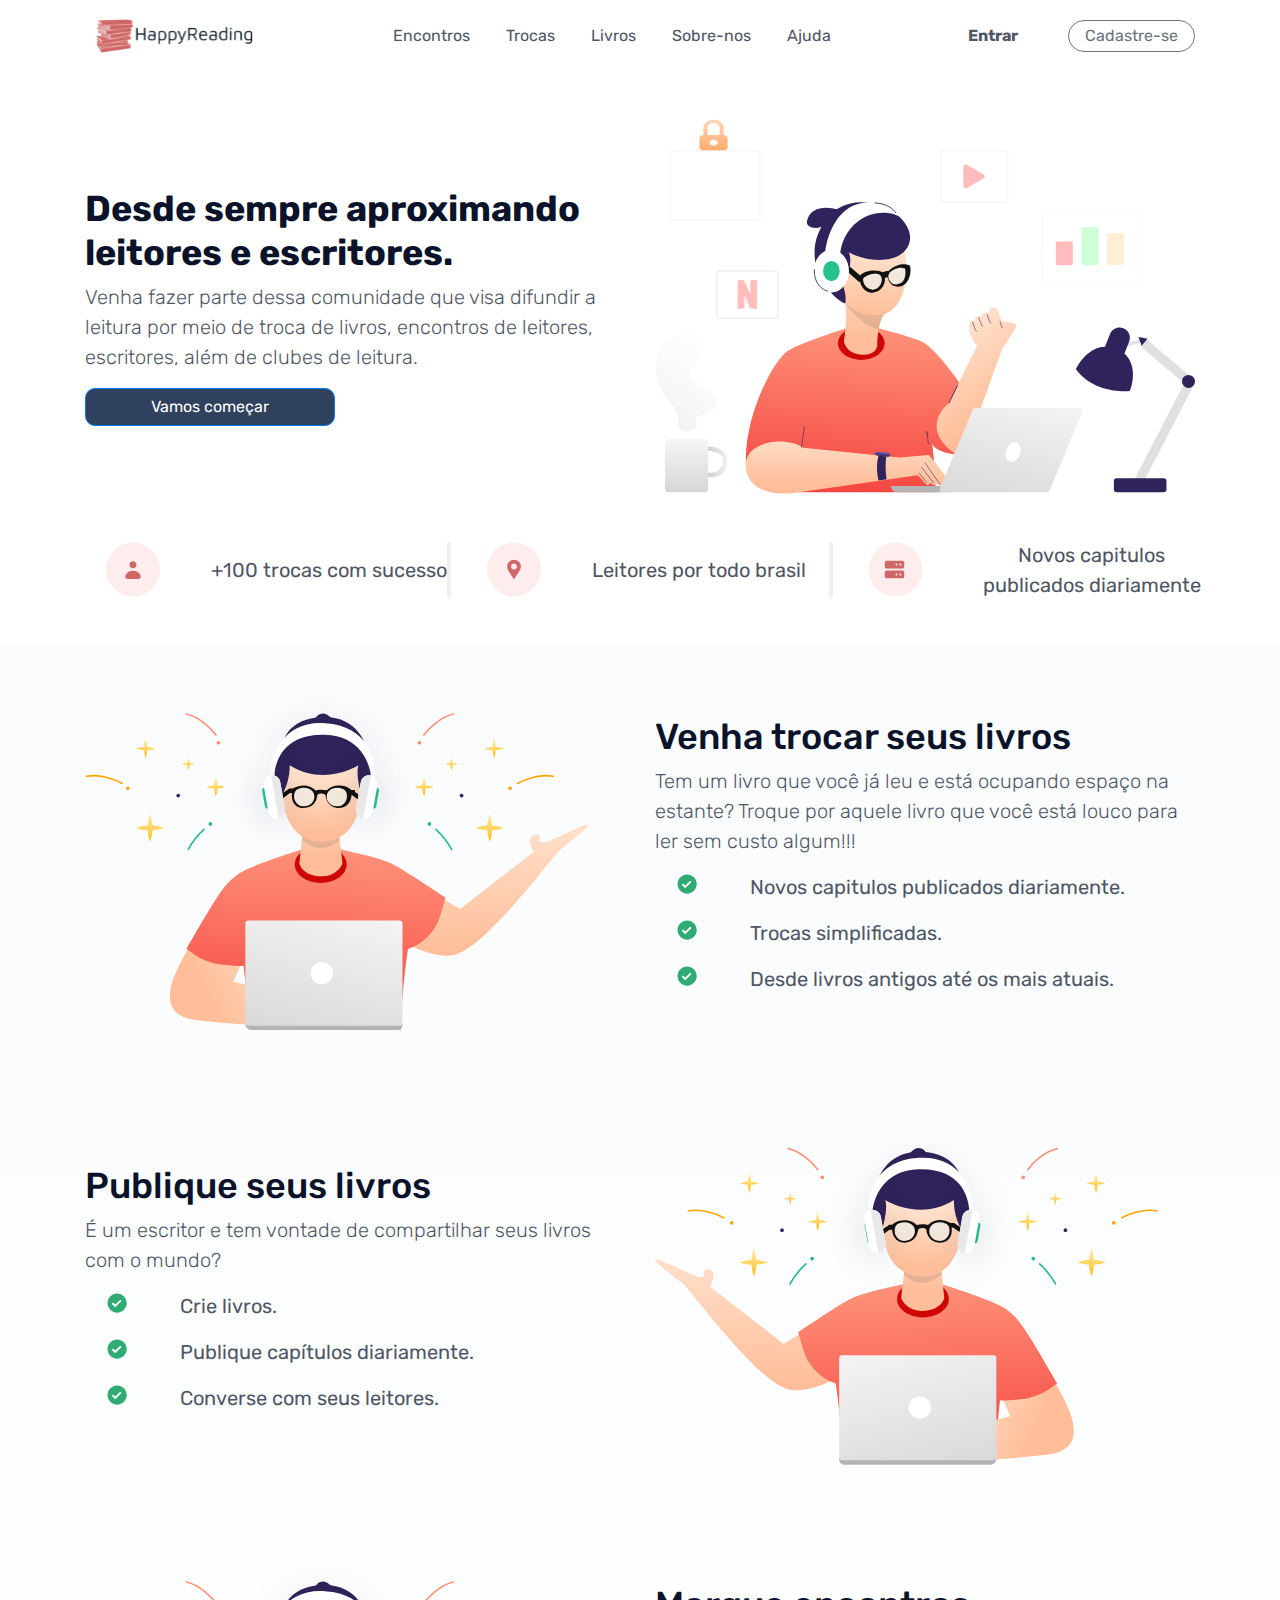
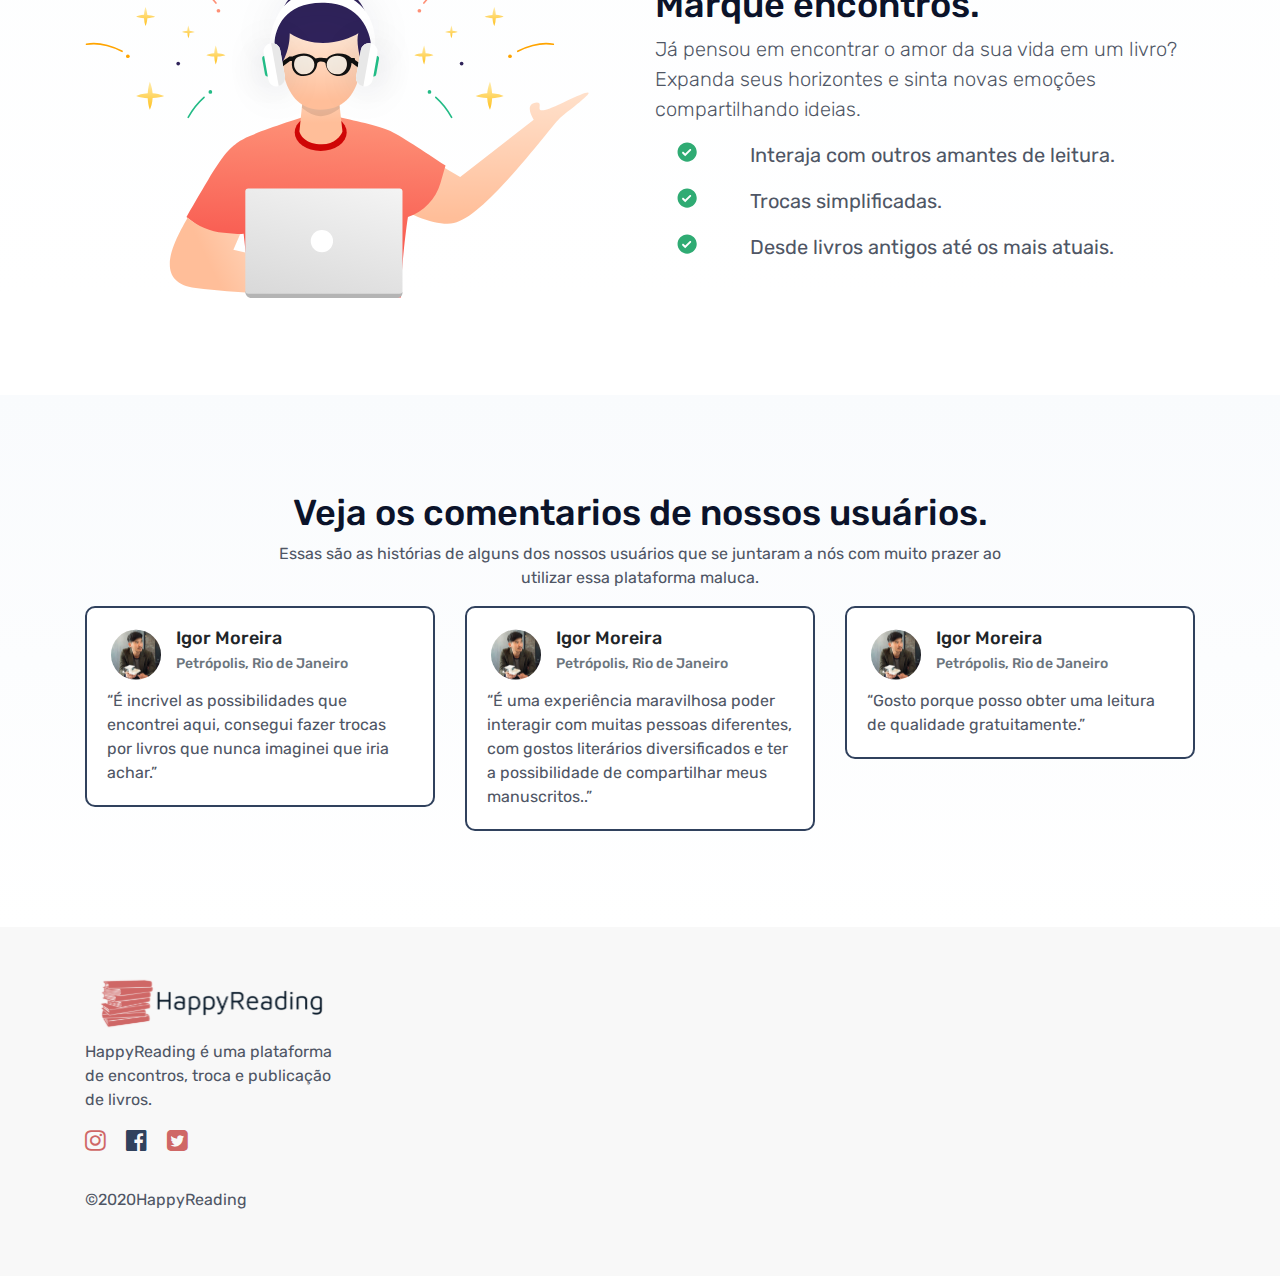
<file: index.html>
<!doctype html>
<html lang="pt-br">

<head>
    <!-- Required meta tags -->
    <meta charset="utf-8">
    <meta name="viewport" content="width=device-width, initial-scale=1, shrink-to-fit=no">

    <!-- Bootstrap CSS -->
    <link rel="stylesheet" href="https://maxcdn.bootstrapcdn.com/bootstrap/4.0.0/css/bootstrap.min.css" integrity="sha384-Gn5384xqQ1aoWXA+058RXPxPg6fy4IWvTNh0E263XmFcJlSAwiGgFAW/dAiS6JXm" crossorigin="anonymous">
    <link rel="stylesheet" href="https://cdnjs.cloudflare.com/ajax/libs/font-awesome/4.7.0/css/font-awesome.min.css">
    <link href="https://fonts.googleapis.com/css2?family=Rubik:ital,wght@0,300;0,400;0,500;0,600;0,700;1,300;1,400;1,500;1,600&display=swap" rel="stylesheet">
    <link rel="stylesheet" href="css/loadingPage.css">

    <title>HappyReading</title>
</head>

<body>
    <nav class="navbar navbar-expand-md bg-white">
        <div class="container">
            <a class="navbar-brand" href="#">
                <img src="images/logo.svg" class="navbar-brand-img" alt="...">
            </a>
            <button class="navbar-toggler ml-1" type="button" data-toggle="collapse" data-target="#collapsingNavbar2">
                <span class="navbar-toggler-icon"></span>
            </button>
            <div class="navbar-collapse collapse" id="collapsingNavbar2">
                <ul class="navbar-nav mx-auto">
                    <li class="nav-item">
                        <a class="nav-link" href="#divEncontros">Encontros</a>
                    </li>
                    <li class="nav-item">
                        <a class="nav-link" href="#divTrocas">Trocas</a>
                    </li>
                    <li class="nav-item">
                        <a class="nav-link" href="#divPublicacoes">Livros</a>
                    </li>
                    <li class="nav-item">
                        <a class="nav-link" href="#">Sobre-nos</a>
                    </li>
                    <li class="nav-item">
                        <a class="nav-link" href="#">Ajuda</a>
                    </li>
                </ul>
                <a class="nav-link" href="authentication"><b>Entrar</b></a>
                <a class="navbar-btn btn btn-sm btn-outline-secondary ml-4" href="authentication">
                    Cadastre-se
                </a>
            </div>
        </div>
    </nav>

    <section class="pt-4 pt-8">
        <div class="container">
            <div class="row align-items-center">
                <div class="col-lg-6 order-md-2">
                    <img src="images/illustrations/illustration-1.svg" class="img-fluid">
                </div>
                <div class="col-lg-6 order-md-1">
                    <h1 class="text-center text-md-left"><b>
                        Desde sempre aproximando leitores e escritores.</b>
                    </h1>
                    <p class="lead text-md-left">
                        Venha fazer parte dessa comunidade que visa difundir a leitura por meio de troca de livros, encontros de leitores, escritores, além de clubes de leitura.
                    </p>

                    <div class="text-center text-md-left">
                        <a href="authentication" class="btn btn-primary btn-custom-start">
                            Vamos começar</i>
                        </a>
                    </div>
                </div>
            </div>
        </div>
    </section>

    <section class="py-8 py-md-11">
        <div class="container">
            <div class="text-center row">
                <div class="col-sm">
                    <div class="row">
                        <img class="col-md-4" width="55" height="55" src="images/icons/icon-1.svg" />
                        <div class="col-md-8">
                            <p class="p-icon-custom center-vertical">
                                +100 trocas com sucesso
                            </p>
                        </div>
                    </div>
                </div>
                <div id="linha-vertical"></div>
                <div class="col-sm">
                    <div class="row">
                        <img class="col-md-4" width="55" height="55" src="images/icons/icon-2.svg" />
                        <div class="col-md-8">
                            <p class="p-icon-custom center-vertical">
                                Leitores por todo brasil
                            </p>
                        </div>
                    </div>
                </div>
                <div id="linha-vertical"></div>
                <div class="col-sm">
                    <div class="row">
                        <img class="col-md-4" width="55" height="55" src="images/icons/icon-3.svg" />
                        <div class="col-md-8">
                            <p class="p-icon-custom center-vertical">
                                Novos capitulos publicados diariamente
                            </p>
                        </div>
                    </div>
                </div>
            </div>
        </div>
    </section>

    <section class="pt-8 pt-md-11 bg-gradient-light">
        <div class="container">
            <div id="divTrocas" class="row align-items-center mb-8 mb-md-11">
                <div class="col-lg-6 order-md-1">
                    <img src="images/illustrations/illustration-2.svg" class="img-fluid">
                </div>
                <div class="col-lg-6 order-md-2">
                    <h1 class="text-center text-md-left">
                        Venha trocar seus livros
                    </h1>
                    <p class="lead text-md-left">
                        Tem um livro que você já leu e está ocupando espaço na estante? Troque por aquele livro que você está louco para ler sem custo algum!!!
                    </p>

                    <div class="text-center text-md-left">
                        <div class="row">
                            <img class="col-md-2" width="24" height="24" src="images/icons/icon-4.svg" />
                            <p class="col-md-10 p-icon-custom">
                                Novos capitulos publicados diariamente.
                            </p>
                        </div>
                        <div class="row">
                            <img class="col-md-2" width="24" height="24" src="images/icons/icon-4.svg" />
                            <p class="col-md-10 p-icon-custom">
                                Trocas simplificadas.
                            </p>
                        </div>
                        <div class="row">
                            <img class="col-md-2" width="24" height="24" src="images/icons/icon-4.svg" />
                            <p class="col-md-10 p-icon-custom">
                                Desde livros antigos até os mais atuais.
                            </p>
                        </div>
                    </div>
                </div>
            </div>
            <div id="divPublicacoes" class="row align-items-center mb-8 mb-md-11">
                <div class="col-lg-6 order-md-2">
                    <img src="images/illustrations/illustration-3.svg" class="img-fluid">
                </div>
                <div class="col-lg-6 order-md-1">
                    <h1 class="text-center text-md-left">
                        Publique seus livros
                    </h1>
                    <p class="lead text-md-left">
                        É um escritor e tem vontade de compartilhar seus livros com o mundo?
                    </p>

                    <div class="text-center text-md-left">
                        <div class="row">
                            <img class="col-md-2" width="24" height="24" src="images/icons/icon-4.svg" />
                            <p class="col-md-10 p-icon-custom">
                                Crie livros.
                            </p>
                        </div>
                        <div class="row">
                            <img class="col-md-2" width="24" height="24" src="images/icons/icon-4.svg" />
                            <p class="col-md-10 p-icon-custom">
                                Publique capítulos diariamente.
                            </p>
                        </div>
                        <div class="row">
                            <img class="col-md-2" width="24" height="24" src="images/icons/icon-4.svg" />
                            <p class="col-md-10 p-icon-custom">
                                Converse com seus leitores.
                            </p>
                        </div>
                    </div>
                </div>
            </div>
            <div id="divEncontros" class="row align-items-center mb-8 mb-md-11">
                <div class="col-lg-6 order-md-1">
                    <img src="images/illustrations/illustration-2.svg" class="img-fluid">
                </div>
                <div class="col-lg-6 order-md-2">
                    <h1 class="text-center text-md-left">
                        Marque encontros.
                    </h1>
                    <p class="lead text-md-left">
                        Já pensou em encontrar o amor da sua vida em um livro? Expanda seus horizontes e sinta novas emoções compartilhando ideias.
                    </p>

                    <div class="text-center text-md-left">
                        <div class="row">
                            <img class="col-md-2" width="24" height="24" src="images/icons/icon-4.svg" />
                            <p class="col-md-10 p-icon-custom">
                                Interaja com outros amantes de leitura.
                            </p>
                        </div>
                        <div class="row">
                            <img class="col-md-2" width="24" height="24" src="images/icons/icon-4.svg" />
                            <p class="col-md-10 p-icon-custom">
                                Trocas simplificadas.
                            </p>
                        </div>
                        <div class="row">
                            <img class="col-md-2" width="24" height="24" src="images/icons/icon-4.svg" />
                            <p class="col-md-10 p-icon-custom">
                                Desde livros antigos até os mais atuais.
                            </p>
                        </div>
                    </div>
                </div>
            </div>
        </div>
    </section>

    <section class="py-md-11 bg-gradient-light">
        <div class="container">
            <div class="row justify-content-center">
                <div class=" col-lg-8 text-center">
                    <h1>
                        Veja os comentarios de nossos usuários.
                    </h1>
                    <p>
                        Essas são as histórias de alguns dos nossos usuários que se juntaram a nós com muito prazer ao utilizar essa plataforma maluca.
                    </p>
                </div>
            </div>
            <div class="row">
                <div class="col-12">
                    <div class="row">
                        <div class="col-sm-4">
                            <div class="card card-comments">
                                <div class="card-body">
                                    <div class="row ml-1 mb-2">
                                        <img src="images/users/user-1.svg" />
                                        <div class="col-sm-8">
                                            <h5 class="card-title">Igor Moreira</h5>
                                            <h6 class="card-subtitle mb-2 text-muted">Petrópolis, Rio de Janeiro</h6>
                                        </div>
                                    </div>
                                    <p class="card-text">“É incrivel as possibilidades que encontrei aqui, consegui fazer trocas por livros que nunca imaginei que iria achar.”</p>
                                </div>
                            </div>
                        </div>
                        <div class="col-sm-4">
                            <div class="card card-comments">
                                <div class="card-body">
                                    <div class="row ml-1 mb-2">
                                        <img src="images/users/user-1.svg" />
                                        <div class="col-sm-8">
                                            <h5 class="card-title">Igor Moreira</h5>
                                            <h6 class="card-subtitle mb-2 text-muted">Petrópolis, Rio de Janeiro</h6>
                                        </div>
                                    </div>
                                    <p class="card-text">“É uma experiência maravilhosa poder interagir com muitas pessoas diferentes, com gostos literários diversificados e ter a possibilidade de compartilhar meus manuscritos..”</p>
                                </div>
                            </div>
                        </div>
                        <div class="col-sm-4">
                            <div class="card card-comments">
                                <div class="card-body">
                                    <div class="row ml-1 mb-2">
                                        <img src="images/users/user-1.svg" />
                                        <div class="col-sm-8">
                                            <h5 class="card-title">Igor Moreira</h5>
                                            <h6 class="card-subtitle mb-2 text-muted">Petrópolis, Rio de Janeiro</h6>
                                        </div>
                                    </div>
                                    <p class="card-text">“Gosto porque posso obter uma leitura de qualidade gratuitamente.”</p>
                                </div>
                            </div>
                        </div>
                    </div>
                </div>
            </div>
        </div>
    </section>

    <footer class="pt-4 py-8">
        <div class="container">
            <div class="row">
                <div class="col-md-3">
                    <img src="images/logo.svg" class="img-fluid mb-2">
                    <p>
                        HappyReading é uma plataforma de encontros, troca e publicação de livros.
                    </p>

                    <ul class=" list-inline mb-6 mb-md-0">
                        <li class="list-inline-item mr-3">
                            <a href="#">
                                <i class="fa fa-instagram" style="font-size:24px; color:#CF6766;"></i>
                            </a>
                        </li>
                        <li class="list-inline-item mr-3">
                            <a href="#">
                                <i class="fa fa-facebook-official" style="font-size:24px;color: #30415D;"></i>
                            </a>
                        </li>
                        <li class="list-inline-item mr-3">
                            <a href="#">
                                <i class="fa fa-twitter-square" style="font-size:24px; color:#CF6766;"></i>
                            </a>
                        </li>
                    </ul>
                    <p class="co">©2020HappyReading</p>

                </div>
            </div>
        </div>
    </footer>
    <!-- Optional JavaScript -->
    <!-- jQuery first, then Popper.js, then Bootstrap JS -->
    <script src="https://code.jquery.com/jquery-3.2.1.slim.min.js " integrity="sha384-KJ3o2DKtIkvYIK3UENzmM7KCkRr/rE9/Qpg6aAZGJwFDMVNA/GpGFF93hXpG5KkN " crossorigin="anonymous "></script>
    <script src="https://cdnjs.cloudflare.com/ajax/libs/popper.js/1.12.9/umd/popper.min.js " integrity="sha384-ApNbgh9B+Y1QKtv3Rn7W3mgPxhU9K/ScQsAP7hUibX39j7fakFPskvXusvfa0b4Q " crossorigin="anonymous "></script>
    <script src="https://maxcdn.bootstrapcdn.com/bootstrap/4.0.0/js/bootstrap.min.js " integrity="sha384-JZR6Spejh4U02d8jOt6vLEHfe/JQGiRRSQQxSfFWpi1MquVdAyjUar5+76PVCmYl " crossorigin="anonymous "></script>
</body>

</html>
</file>
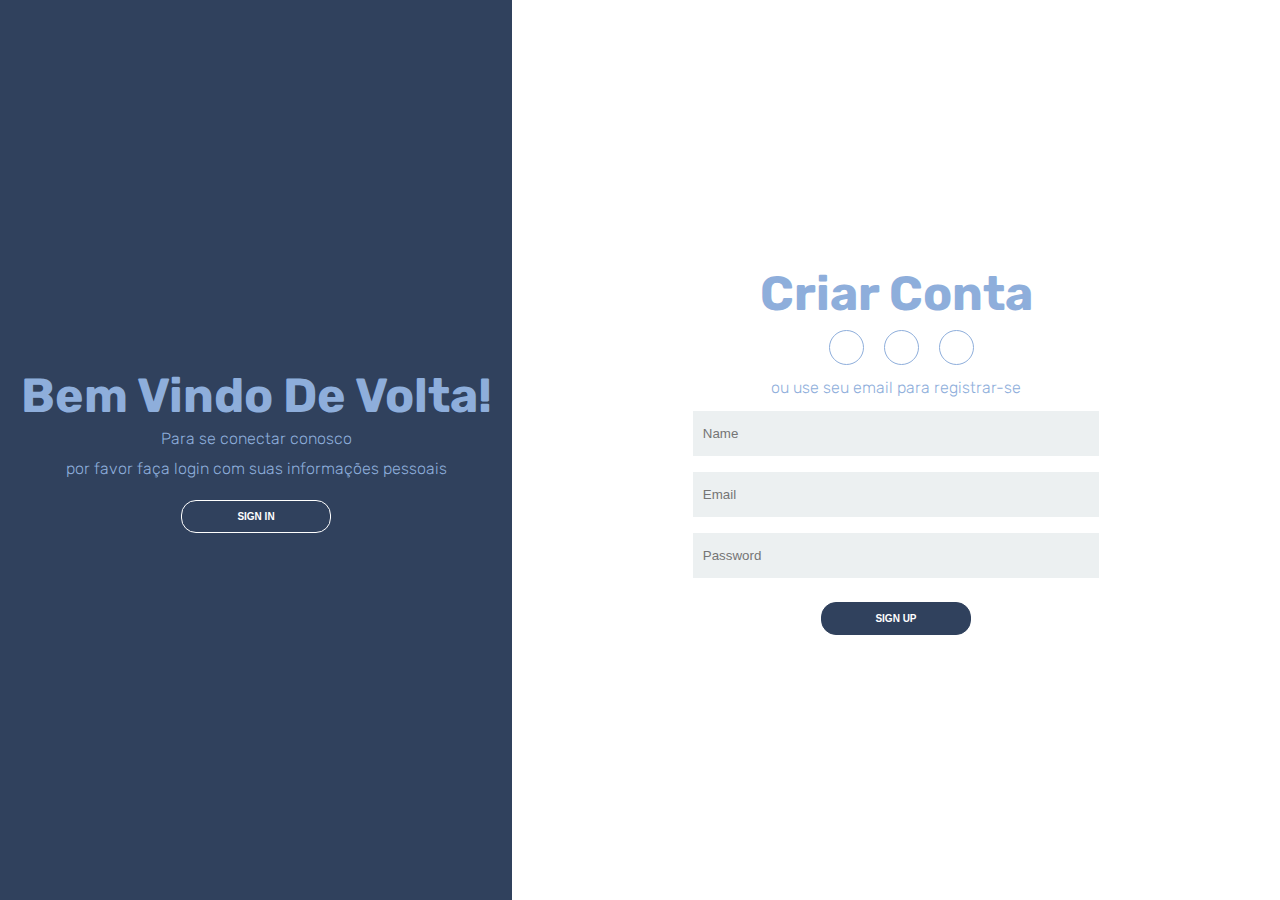
<file: authentication/index.html>
<!DOCTYPE html>
<html lang="en">
  <head>
    <meta charset="UTF-8">
    <meta name="viewport" content="width=device-width, initial-scale=1.0">
    <link rel="stylesheet" href="../css/authentication.css" class="css">
    <link rel="stylesheet"
      href="https://use.fontawesome.com/releases/v5.8.2/css/all.css"
      integrity="sha384-oS3vJWv+0UjzBfQzYUhtDYW+Pj2yciDJxpsK1OYPAYjqT085Qq/1cq5FLXAZQ7Ay"
      crossorigin="anonymous">
    <title>Login</title>
  </head>
  <body>
    <div class=container>
      <div class="content first-content">
        <div class="first-column">
          <h2 class="title title-primary">Bem vindo de volta!</h2>
          <p class="description description-primary">Para se conectar conosco</p>
          <p class="description description-primary">por favor faça login com suas informações pessoais</p>
          <button id="signin" class="btn btn-primary btn-primary-1">SIGN IN</button>
        </div>
        <div class="second-column">
          <h2 class="title title-second">Criar conta</h2>
          <div class="social-media">
            <ul class="list-social-media">
              <a class="link-social-media" href="#">
                <li class="item-social-media">
                  <i class="fab fa-facebook-f"></i>
                </li>
              </a>
              <a class="link-social-media" href="#">
                <li class="item-social-media">
                  <i class="fab fa-google-plus-g"></i>
                </li>
              </a>
              <a class="link-social-media" href="#">
                <li class="item-social-media">
                  <i class="fab fa-linkedin-in"></i>
                </li>
              </a>
            </ul>
          </div>
          <p class="description" class="description-second">ou use seu email para registrar-se</p>
          <form class="form" action="../home">
            <label class="label-input" for="">
              <i class="far fa-user icon-modify"></i>
              <input type="text" placeholder="Name">
            </label>

            <label class="label-input" for="">
              <i class="far fa-envelope icon-modify"></i>
              <input type="email" placeholder="Email">
            </label>

            <label class="label-input" for="">
              <i class="fas fa-lock icon-modify"></i>
              <input type="password" placeholder="Password">
            </label>

            <button class="btn btn-second">SIGN UP</button>
          </form>
        </div>

      </div>
      <div class="content second-content">
        <div class="first-column first-column-2">
          <h2 class="title title-primary">HappyReading</h2>
          <p class="description description-primary">Desde sempre aproximando leitores e escritores</p>
          <p class="description description-primary">Crie sua conta e inicie essa jornada conosco</p>
          <button id="signup" class="btn btn-primary btn-primary-2">SIGN UP</button>
        </div>
        <div class="second-column">
          <h2 class="title title-second-2">Bem vindo</h2>
          <div class="social-media">
            <ul class="list-social-media">
              <a class="link-social-media" href="#">
                <li class="item-social-media-2">
                  <i class="fab fa-facebook-f"></i>
                </li>
              </a>
              <a class="link-social-media" href="#">
                <li class="item-social-media-2">
                  <i class="fab fa-google-plus-g"></i>
                </li>
              </a>
              <a class="link-social-media" href="#">
                <li class="item-social-media-2">
                  <i class="fab fa-linkedin-in"></i>
                </li>
              </a>
            </ul>
          </div>
          <p class="description description-second-2">ou use sua conta de email:</p>
          <form class="form" action="../home">

            <label class="label-input" for="">
              <i class="far fa-envelope icon-modify"></i>
              <input type="email" placeholder="Email">
            </label>

            <label class="label-input" for="">
              <i class="fas fa-lock icon-modify"></i>
              <input type="password" placeholder="Password">
            </label>

            <a class="password" href="#">Esqueceu a senha?</a>
            <button class="btn btn-second-2">SIGN IN</button>
          </form>
        </div>
      </div>
    </div>
    <script src="../js/authentication.js"></script>
  </body>
</html>
</file>
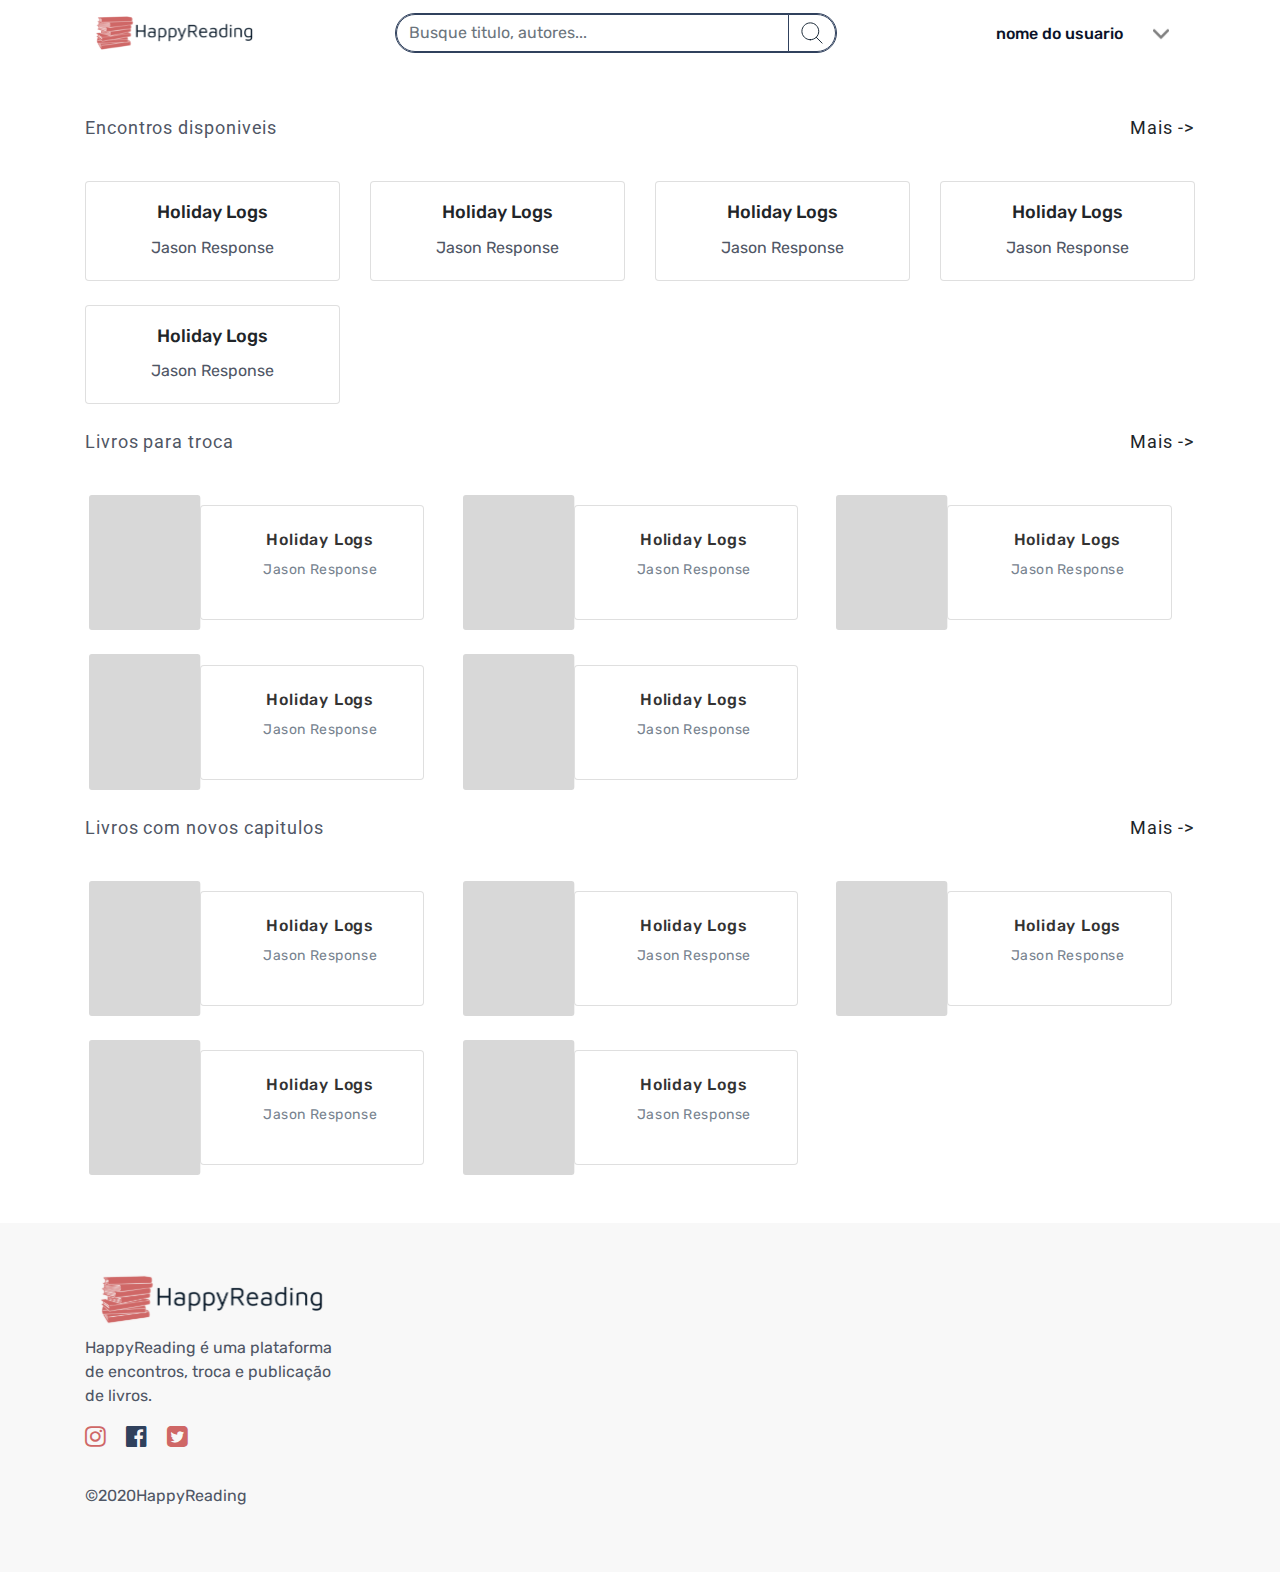
<file: home/index.html>
<!doctype html>
<html lang="pt-br">

<head>
    <!-- Required meta tags -->
    <meta charset="utf-8">
    <meta name="viewport" content="width=device-width, initial-scale=1, shrink-to-fit=no">

    <!-- Bootstrap CSS -->
    <link rel="stylesheet" href="https://maxcdn.bootstrapcdn.com/bootstrap/4.0.0/css/bootstrap.min.css" integrity="sha384-Gn5384xqQ1aoWXA+058RXPxPg6fy4IWvTNh0E263XmFcJlSAwiGgFAW/dAiS6JXm" crossorigin="anonymous">
    <link rel="stylesheet" href="https://cdnjs.cloudflare.com/ajax/libs/font-awesome/4.7.0/css/font-awesome.min.css">
    <link href="https://fonts.googleapis.com/css2?family=Rubik:ital,wght@0,300;0,400;0,500;0,600;0,700;1,300;1,400;1,500;1,600&display=swap" rel="stylesheet">
    <link href='https://fonts.googleapis.com/css?family=Roboto' rel='stylesheet'>
    <link rel="stylesheet" href="../css/home.css">

    <title>HappyReading</title>
</head>

<body>
    <nav class="navbar navbar-expand-md bg-white">
        <div class="container">
            <a class="navbar-brand" href="/">
                <img src="../images/logo.svg" class="navbar-brand-img" alt="...">
            </a>
            <button class="navbar-toggler ml-1" type="button" data-toggle="collapse" data-target="#collapsingNavbar2">
                <span class="navbar-toggler-icon"></span>
            </button>
            <div class="navbar-collapse collapse" id="collapsingNavbar2">
                <form class="navbar-nav mx-auto col-lg-6">
                    <div class="input-group search">
                        <input type="text" class="form-control search" placeholder="Busque titulo, autores..." aria-label="Busque titulo, autores..." aria-describedby="basic-addon1">
                        <div class="input-group-append">
                            <button type="submit" class="input-group-text search" id="basic-text1">
                                <img width="22px" src="../images/icons/search-solid.svg">
                            </button>
                        </div>
                    </div>
                </form>
                <div class="dropdown col-lg-3">
                    <div class="row align-items-center" id="dropdownMenu2" data-toggle="dropdown" aria-haspopup="true" aria-expanded="false">
                        <div class="col-lg-9 user text-md-right">
                            nome do usuario
                        </div>
                        <div class="col-lg-3">
                            <img src="../images/icons/icon-5.svg" class="img-fluid">
                        </div>
                    </div>
                    <div class="dropdown-menu" aria-labelledby="dropdownMenu2">
                        <button class="dropdown-item" type="button">Home</button>
                        <button class="dropdown-item" type="button">Livros</button>
                        <button class="dropdown-item" type="button">Trocas</button>
                        <button class="dropdown-item" type="button">Sair</button>
                    </div>
                </div>
            </div>
        </div>
    </nav>

    <section class="py-8 py-md-11">
        <div class="container">
            <div class="row topico">
                <p class="col-lg-11">Encontros disponiveis</p>
                <a class="col-lg-1">Mais -></a>

            </div>
            <div class="row ">
                <div class="col-sm-3 pt-4" data-toggle="modal" data-target="#encontroModal">
                    <div class="card card-encontro">
                        <div class="card-body text-center">
                            <h5 class="card-title">Holiday Logs</h5>
                            <p class="card-text">Jason Response</p>
                        </div>
                    </div>
                </div>
                <div class="col-sm-3 pt-4" data-toggle="modal" data-target="#encontroModal">
                    <div class="card">
                        <div class="card-body text-center">
                            <h5 class="card-title">Holiday Logs</h5>
                            <p class="card-text">Jason Response</p>
                        </div>
                    </div>
                </div>
                <div class="col-sm-3 pt-4" data-toggle="modal" data-target="#encontroModal">
                    <div class="card">
                        <div class="card-body text-center">
                            <h5 class="card-title">Holiday Logs</h5>
                            <p class="card-text">Jason Response</p>
                        </div>
                    </div>
                </div>
                <div class="col-sm-3 pt-4" data-toggle="modal" data-target="#encontroModal">
                    <div class="card">
                        <div class="card-body text-center">
                            <h5 class="card-title">Holiday Logs</h5>
                            <p class="card-text">Jason Response</p>
                        </div>
                    </div>
                </div>
                <div class="col-sm-3 pt-4" data-toggle="modal" data-target="#encontroModal">
                    <div class="card">
                        <div class="card-body text-center">
                            <h5 class="card-title">Holiday Logs</h5>
                            <p class="card-text">Jason Response</p>
                        </div>
                    </div>
                </div>
            </div>
            <div class="row pt-4 topico">
                <p class="col-lg-11">Livros para troca</p>
                <a class="col-lg-1">Mais -></a>

            </div>
            <div class="row  ml-1">
                <div class="col-sm-4 pt-4" data-toggle="modal" data-target="#trocaModal">
                    <div class="row align-items-center">
                        <img class="topico-img" src="../images/illustrations/illustration-4.svg">
                        <div class="card card-block pt-4 pl-3 topico-desc text-center">
                            <h4 class="card-title">Holiday Logs</h4>
                            <p class="card-text">Jason Response</p>
                        </div>
                    </div>
                </div>
                <div class="col-sm-4 pt-4" data-toggle="modal" data-target="#trocaModal">
                    <div class="row align-items-center">
                        <img class="topico-img" src="../images/illustrations/illustration-4.svg">
                        <div class="card card-block pt-4 pl-3 topico-desc text-center">
                            <h4 class="card-title">Holiday Logs</h4>
                            <p class="card-text">Jason Response</p>
                        </div>
                    </div>
                </div>
                <div class="col-sm-4 pt-4" data-toggle="modal" data-target="#trocaModal">
                    <div class="row align-items-center">
                        <img class="topico-img" src="../images/illustrations/illustration-4.svg">
                        <div class="card card-block pt-4 pl-3 topico-desc text-center">
                            <h4 class="card-title">Holiday Logs</h4>
                            <p class="card-text">Jason Response</p>
                        </div>
                    </div>
                </div>
                <div class="col-sm-4 pt-4" data-toggle="modal" data-target="#trocaModal">
                    <div class="row align-items-center">
                        <img class="topico-img" src="../images/illustrations/illustration-4.svg">
                        <div class="card card-block pt-4 pl-3 topico-desc text-center">
                            <h4 class="card-title">Holiday Logs</h4>
                            <p class="card-text">Jason Response</p>
                        </div>
                    </div>
                </div>
                <div class="col-sm-4 pt-4" data-toggle="modal" data-target="#trocaModal">
                    <div class="row align-items-center">
                        <img class="topico-img" src="../images/illustrations/illustration-4.svg">
                        <div class="card card-block pt-4 pl-3 topico-desc text-center">
                            <h4 class="card-title">Holiday Logs</h4>
                            <p class="card-text">Jason Response</p>
                        </div>
                    </div>
                </div>
            </div>
            <div class="row pt-4 topico">
                <p class="col-lg-11">Livros com novos capitulos</p>
                <a class="col-lg-1">Mais -></a>

            </div>
            <div class="row ml-1">
                <div class="col-sm-4 pt-4" data-toggle="modal" data-target="#trocaModal">
                    <div class="row align-items-center">
                        <img class="topico-img" src="../images/illustrations/illustration-4.svg">
                        <div class="card card-block pt-4 pl-3 topico-desc text-center">
                            <h4 class="card-title">Holiday Logs</h4>
                            <p class="card-text">Jason Response</p>
                        </div>
                    </div>
                </div>
                <div class="col-sm-4 pt-4" data-toggle="modal" data-target="#trocaModal">
                    <div class="row align-items-center">
                        <img class="topico-img" src="../images/illustrations/illustration-4.svg">
                        <div class="card card-block pt-4 pl-3 topico-desc text-center">
                            <h4 class="card-title">Holiday Logs</h4>
                            <p class="card-text">Jason Response</p>
                        </div>
                    </div>
                </div>
                <div class="col-sm-4 pt-4" data-toggle="modal" data-target="#trocaModal">
                    <div class="row align-items-center">
                        <img class="topico-img" src="../images/illustrations/illustration-4.svg">
                        <div class="card card-block pt-4 pl-3 topico-desc text-center">
                            <h4 class="card-title">Holiday Logs</h4>
                            <p class="card-text">Jason Response</p>
                        </div>
                    </div>
                </div>
                <div class="col-sm-4 pt-4" data-toggle="modal" data-target="#trocaModal">
                    <div class="row align-items-center">
                        <img class="topico-img" src="../images/illustrations/illustration-4.svg">
                        <div class="card card-block pt-4 pl-3 topico-desc text-center">
                            <h4 class="card-title">Holiday Logs</h4>
                            <p class="card-text">Jason Response</p>
                        </div>
                    </div>
                </div>
                <div class="col-sm-4 pt-4" data-toggle="modal" data-target="#trocaModal">
                    <div class="row align-items-center">
                        <img class="topico-img" src="../images/illustrations/illustration-4.svg">
                        <div class="card card-block pt-4 pl-3 topico-desc text-center">
                            <h4 class="card-title">Holiday Logs</h4>
                            <p class="card-text">Jason Response</p>
                        </div>
                    </div>
                </div>
            </div>
        </div>
    </section>

    <div class="modal fade" id="encontroModal" tabindex="-1" role="dialog" aria-labelledby="exampleModalCenterTitle" aria-hidden="true">
        <div class="modal-dialog modal-dialog-centered modal-lg" role="document">
            <img style="height: 281px; margin-right: -2px;" src="../images/illustrations/illustration-4.svg">
            <div class=" modal-content" style="box-shadow: 0px 10px 15px rgba(48, 65, 93, 0.35);">
                <div class="modal-body  mx-2">
                    <div class="row popup">
                        <div>
                            <h5>Tipo de Encontro: Digital</h5>
                            <h4>Programação: 10:00 am até 12:00 am- Resenha e Discussão</h4>
                            <h5>Plataforma: Zoom</h5>
                        </div>
                        <p class="py-4 popup-resumo">
                            Venha reunir-se conosco em mais um encontro literário, repleto de resenhas, debates e muita leitura.Vem com a gente!
                        </p>
                        <div class="py-4">
                            <p class="popup-title">Livro: De volta para casa</p>
                            <p class="popup-desc">Um Clube de leitura não passa de um grupo de pessoas, que combinam em ler um mesmo livro em um determinado período (geralmente um mês) e depois se encontram para falar sobre ele, tomar café (chá, chimarrão, whisky, suco, etc),
                                comer e se divertir. Às vezes só falta alguém que tenha a iniciativa de convidar o pessoal.</p>
                        </div>
                        <a href="#" style="box-shadow: 0px 10px 15px rgba(48, 65, 93, 0.35);" class="botao-inscricao btn btn-primary btn-custom-start">
                            Marcar presença</i>
                        </a>
                    </div>
                </div>
            </div>
        </div>
    </div>

    <div class="modal fade" id="trocaModal" tabindex="-1" role="dialog" aria-labelledby="exampleModalCenterTitle" aria-hidden="true">
        <div class="modal-dialog modal-dialog-centered modal-lg" role="document">
            <img style="height: 281px; margin-right: -2px;" src="../images/illustrations/illustration-4.svg">
            <div class=" modal-content" style="box-shadow: 0px 10px 15px rgba(48, 65, 93, 0.35);">
                <div class="modal-body  mx-2">
                    <div class="row popup">
                        <div>
                            <h4>De volta para casa</h4>
                            <h6>Estado do livro: Bem conservado </h6>
                        </div>
                        <div class="py-4">
                            <p class="popup-desc">Para Lane, voltar para casa é difícil. É difícil porque seu amado tio Harry morreu de repente, mas também por causa dele: Kale. Kale Kunt é seu melhor amigo desde a infância. Mas nunca foi simples. Por causa dele, Lane saiu
                                de casa e foi morar em Nova York. Vê-lo com outra pessoa, apaixonado por outra pessoa, não deveria doer. Mas doía. Doía muito, de verdade. Então ela levantou acampamento e foi embora, começou uma vida nova e se desligou
                                do passado.</p>
                            <p class="popup-title">João busca encontrar Percy Jackson e o ladrão de raios.</p>
                        </div>
                        <a href="#" style="box-shadow: 0px 10px 15px rgba(48, 65, 93, 0.35);" class="botao-inscricao btn btn-primary btn-custom-start">
                            Trocar</i>
                        </a>
                    </div>
                </div>
            </div>
        </div>
    </div>

    <footer class="pt-4 py-8">
        <div class="container">
            <div class="row">
                <div class="col-md-3">
                    <img src="../images/logo.svg" class="img-fluid mb-2">
                    <p>
                        HappyReading é uma plataforma de encontros, troca e publicação de livros.
                    </p>

                    <ul class=" list-inline mb-6 mb-md-0">
                        <li class="list-inline-item mr-3">
                            <a href="#">
                                <i class="fa fa-instagram" style="font-size:24px; color:#CF6766;"></i>
                            </a>
                        </li>
                        <li class="list-inline-item mr-3">
                            <a href="#">
                                <i class="fa fa-facebook-official" style="font-size:24px;color: #30415D;"></i>
                            </a>
                        </li>
                        <li class="list-inline-item mr-3">
                            <a href="#">
                                <i class="fa fa-twitter-square" style="font-size:24px; color:#CF6766;"></i>
                            </a>
                        </li>
                    </ul>
                    <p class="co">©2020HappyReading</p>

                </div>
            </div>
        </div>
    </footer>
    <!-- Optional JavaScript -->
    <!-- jQuery first, then Popper.js, then Bootstrap JS -->
    <script src="https://code.jquery.com/jquery-3.2.1.slim.min.js " integrity="sha384-KJ3o2DKtIkvYIK3UENzmM7KCkRr/rE9/Qpg6aAZGJwFDMVNA/GpGFF93hXpG5KkN " crossorigin="anonymous "></script>
    <script src="https://cdnjs.cloudflare.com/ajax/libs/popper.js/1.12.9/umd/popper.min.js " integrity="sha384-ApNbgh9B+Y1QKtv3Rn7W3mgPxhU9K/ScQsAP7hUibX39j7fakFPskvXusvfa0b4Q " crossorigin="anonymous "></script>
    <script src="https://maxcdn.bootstrapcdn.com/bootstrap/4.0.0/js/bootstrap.min.js " integrity="sha384-JZR6Spejh4U02d8jOt6vLEHfe/JQGiRRSQQxSfFWpi1MquVdAyjUar5+76PVCmYl " crossorigin="anonymous "></script>
</body>

</html>
</file>
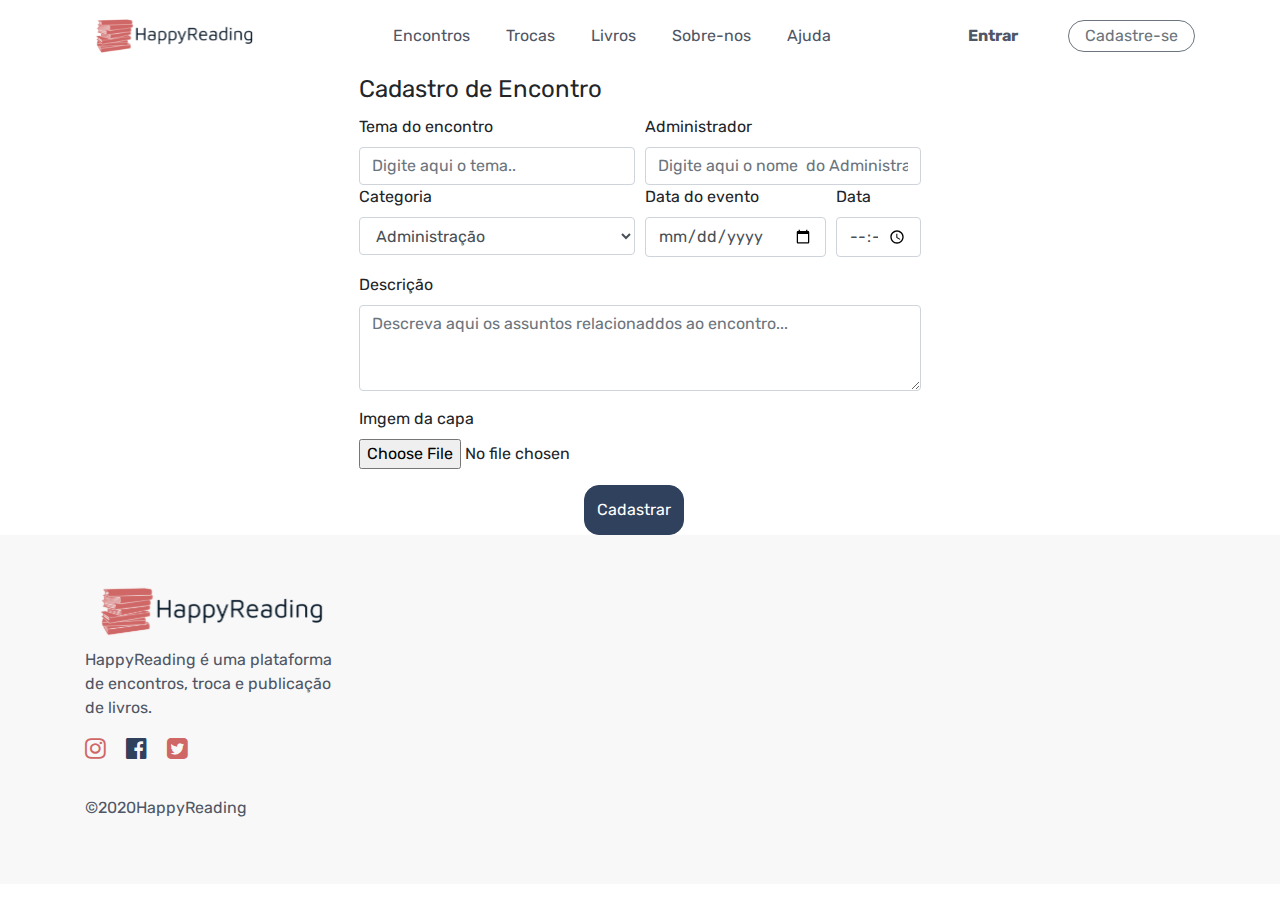
<file: cadastros/cadastrodeencontro.html>
<!doctype html>
<html lang="pt-br">

<head>
    <!-- Required meta tags -->
    <meta charset="utf-8">
    <meta name="viewport" content="width=device-width, initial-scale=1, shrink-to-fit=no">

    <!-- Bootstrap CSS -->
    <link rel="stylesheet" href="https://maxcdn.bootstrapcdn.com/bootstrap/4.0.0/css/bootstrap.min.css" integrity="sha384-Gn5384xqQ1aoWXA+058RXPxPg6fy4IWvTNh0E263XmFcJlSAwiGgFAW/dAiS6JXm" crossorigin="anonymous">
    <link rel="stylesheet" href="https://cdnjs.cloudflare.com/ajax/libs/font-awesome/4.7.0/css/font-awesome.min.css">
    <link href="https://fonts.googleapis.com/css2?family=Rubik:ital,wght@0,300;0,400;0,500;0,600;0,700;1,300;1,400;1,500;1,600&display=swap" rel="stylesheet">
    <link rel="stylesheet" href="../css/loadingPage.css">

    <title>HappyReading</title>
</head>

<body>
    <nav class="navbar navbar-expand-md bg-white">
        <div class="container">
            <a class="navbar-brand" href="#">
                <img src="../images/logo.svg" class="navbar-brand-img" alt="...">
            </a>
            <button class="navbar-toggler ml-1" type="button" data-toggle="collapse" data-target="#collapsingNavbar2">
                <span class="navbar-toggler-icon"></span>
            </button>
            <div class="navbar-collapse collapse" id="collapsingNavbar2">
                <ul class="navbar-nav mx-auto">
                    <li class="nav-item">
                        <a class="nav-link" href="#divEncontros">Encontros</a>
                    </li>
                    <li class="nav-item">
                        <a class="nav-link" href="#divTrocas">Trocas</a>
                    </li>
                    <li class="nav-item">
                        <a class="nav-link" href="#divPublicacoes">Livros</a>
                    </li>
                    <li class="nav-item">
                        <a class="nav-link" href="#">Sobre-nos</a>
                    </li>
                    <li class="nav-item">
                        <a class="nav-link" href="#">Ajuda</a>
                    </li>
                </ul>
                <a class="nav-link" href="authentication"><b>Entrar</b></a>
                <a class="navbar-btn btn btn-sm btn-outline-secondary ml-4" href="authentication">
                    Cadastre-se
                </a>
            </div>
        </div>
    </nav>

    <form id="formulario"  autocomplete="off">
        <fieldset>
        <legend>Cadastro de Encontro</legend>
        <div class="form-row">
          <div class="col">
            <label for="formGroupExampleInput">Tema do encontro</label>
            <input type="text" class="form-control" placeholder="Digite aqui o tema..">
          </div>
          <div class="col">
            <label for="formGroupExampleInput">Administrador</label>
            <input type="text" class="form-control" placeholder="Digite aqui o nome  do Administrador..">
          </div>
        </div>
        
          <div class="form-row">
            <div class="form-group col-md-6">
              <label for="inputCity">Categoria</label>
                 <select class="form-control" id="exampleFormControlSelect1">
                 <option>Administração</option>
                 <option>Autoajuda</option>
                <option>Ciências humanas e social</option>
                 <option>Didáticos</option>
                <option>Direito</option>
                <option>Literatura Estrangeira</option>
                 <option>Literatura infantojuvenil</option>
                <option>Literatura nacional</option>
                 <option>Medicina</option>
                <option>Outros..</option>
                 </select>




            </div>
            <div class="form-group col-md-4">
              <label for="inputState">Data do evento</label>
                <input type="date" class="form-control" id="data">
              </select>
            </div>
            <div class="form-group col-md-2">
              <label for="inputZip">Data</label>
              <input type="time" class="form-control" id="hora">
            </div>
          </div>
         
            </div>
          </div>
          <div class="form-group">
            <label for="exampleFormControlTextarea1">Descrição</label>
            <textarea class="form-control" id="exampleFormControlTextarea1" rows="3" placeholder="Descreva aqui os assuntos relacionaddos ao encontro..."></textarea>
          </div>




        <div class="form-group">
            <label for="exampleFormControlFile1">Imgem da capa</label>
            <input type="file" class="form-control-file" id="exampleFormControlFile1">
          </div>
          
          <button type="submit" class="botao">Cadastrar</button>

        </fieldset>

      </form>



    

    <footer class="pt-4 py-8">
        <div class="container">
            <div class="row">
                <div class="col-md-3">
                    <img src="../images/logo.svg" class="img-fluid mb-2">
                    <p>
                        HappyReading é uma plataforma de encontros, troca e publicação de livros.
                    </p>

                    <ul class=" list-inline mb-6 mb-md-0">
                        <li class="list-inline-item mr-3">
                            <a href="#">
                                <i class="fa fa-instagram" style="font-size:24px; color:#CF6766;"></i>
                            </a>
                        </li>
                        <li class="list-inline-item mr-3">
                            <a href="#">
                                <i class="fa fa-facebook-official" style="font-size:24px;color: #30415D;"></i>
                            </a>
                        </li>
                        <li class="list-inline-item mr-3">
                            <a href="#">
                                <i class="fa fa-twitter-square" style="font-size:24px; color:#CF6766;"></i>
                            </a>
                        </li>
                    </ul>
                    <p class="co">©2020HappyReading</p>

                </div>
            </div>
        </div>
    </footer>
    <!-- Optional JavaScript -->
    <!-- jQuery first, then Popper.js, then Bootstrap JS -->
    <script src="https://code.jquery.com/jquery-3.2.1.slim.min.js " integrity="sha384-KJ3o2DKtIkvYIK3UENzmM7KCkRr/rE9/Qpg6aAZGJwFDMVNA/GpGFF93hXpG5KkN " crossorigin="anonymous "></script>
    <script src="https://cdnjs.cloudflare.com/ajax/libs/popper.js/1.12.9/umd/popper.min.js " integrity="sha384-ApNbgh9B+Y1QKtv3Rn7W3mgPxhU9K/ScQsAP7hUibX39j7fakFPskvXusvfa0b4Q " crossorigin="anonymous "></script>
    <script src="https://maxcdn.bootstrapcdn.com/bootstrap/4.0.0/js/bootstrap.min.js " integrity="sha384-JZR6Spejh4U02d8jOt6vLEHfe/JQGiRRSQQxSfFWpi1MquVdAyjUar5+76PVCmYl " crossorigin="anonymous "></script>
</body>

</html>
</file>
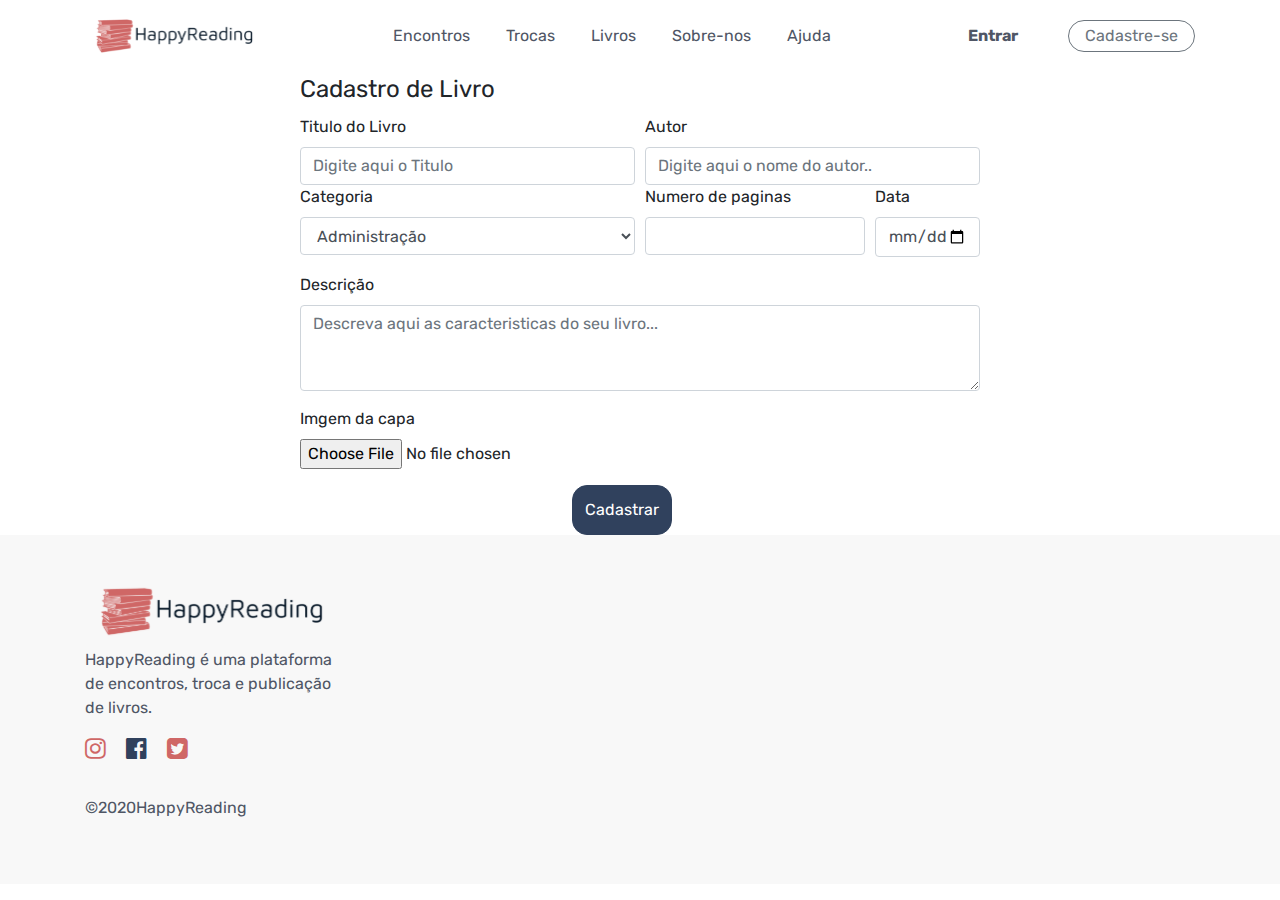
<file: cadastros/cadastrodelivros.html>
<!doctype html>
<html lang="pt-br">

<head>
    <!-- Required meta tags -->
    <meta charset="utf-8">
    <meta name="viewport" content="width=device-width, initial-scale=1, shrink-to-fit=no">

    <!-- Bootstrap CSS -->
    <link rel="stylesheet" href="https://maxcdn.bootstrapcdn.com/bootstrap/4.0.0/css/bootstrap.min.css" integrity="sha384-Gn5384xqQ1aoWXA+058RXPxPg6fy4IWvTNh0E263XmFcJlSAwiGgFAW/dAiS6JXm" crossorigin="anonymous">
    <link rel="stylesheet" href="https://cdnjs.cloudflare.com/ajax/libs/font-awesome/4.7.0/css/font-awesome.min.css">
    <link href="https://fonts.googleapis.com/css2?family=Rubik:ital,wght@0,300;0,400;0,500;0,600;0,700;1,300;1,400;1,500;1,600&display=swap" rel="stylesheet">
    <link rel="stylesheet" href="../css/loadingPage.css">

    <title>HappyReading</title>
</head>

<body>
    <nav class="navbar navbar-expand-md bg-white">
        <div class="container">
            <a class="navbar-brand" href="#">
                <img src="../images/logo.svg" class="navbar-brand-img" alt="...">
            </a>
            <button class="navbar-toggler ml-1" type="button" data-toggle="collapse" data-target="#collapsingNavbar2">
                <span class="navbar-toggler-icon"></span>
            </button>
            <div class="navbar-collapse collapse" id="collapsingNavbar2">
                <ul class="navbar-nav mx-auto">
                    <li class="nav-item">
                        <a class="nav-link" href="#divEncontros">Encontros</a>
                    </li>
                    <li class="nav-item">
                        <a class="nav-link" href="#divTrocas">Trocas</a>
                    </li>
                    <li class="nav-item">
                        <a class="nav-link" href="#divPublicacoes">Livros</a>
                    </li>
                    <li class="nav-item">
                        <a class="nav-link" href="#">Sobre-nos</a>
                    </li>
                    <li class="nav-item">
                        <a class="nav-link" href="#">Ajuda</a>
                    </li>
                </ul>
                <a class="nav-link" href="authentication"><b>Entrar</b></a>
                <a class="navbar-btn btn btn-sm btn-outline-secondary ml-4" href="authentication">
                    Cadastre-se
                </a>
            </div>
        </div>
    </nav>

    <form id="formulario"  autocomplete="off">
        <fieldset>
        <legend>Cadastro de Livro</legend>
        <div class="form-row">
          <div class="col">
            <label for="formGroupExampleInput">Titulo do Livro</label>
            <input type="text" class="form-control" placeholder="Digite aqui o Titulo">
          </div>
          <div class="col">
            <label for="formGroupExampleInput">Autor</label>
            <input type="text" class="form-control" placeholder="Digite aqui o nome do autor..">
          </div>
        </div>
        
          <div class="form-row">
            <div class="form-group col-md-6">
              <label for="inputCity">Categoria</label>
                 <select class="form-control" id="exampleFormControlSelect1">
                 <option>Administração</option>
                 <option>Autoajuda</option>
                <option>Ciências humanas e social</option>
                 <option>Didáticos</option>
                <option>Direito</option>
                <option>Literatura Estrangeira</option>
                 <option>Literatura infantojuvenil</option>
                <option>Literatura nacional</option>
                 <option>Medicina</option>
                <option>Outros..</option>
                 </select>




            </div>
            <div class="form-group col-md-4">
              <label for="inputState">Numero de paginas</label>
                <input type="number" class="form-control" id="numeropaginas">
              </select>
            </div>
            <div class="form-group col-md-2">
              <label for="inputZip">Data</label>
              <input type="date" class="form-control" id="data">
            </div>
          </div>
         
            </div>
          </div>
          <div class="form-group">
            <label for="exampleFormControlTextarea1">Descrição</label>
            <textarea class="form-control" id="exampleFormControlTextarea1" rows="3" placeholder="Descreva aqui as caracteristicas do seu livro..."></textarea>
          </div>




        <div class="form-group">
            <label for="exampleFormControlFile1">Imgem da capa</label>
            <input type="file" class="form-control-file" id="exampleFormControlFile1">
          </div>
          
          <button type="submit" class="botao">Cadastrar</button>

        </fieldset>

      </form>



    

    <footer class="pt-4 py-8">
        <div class="container">
            <div class="row">
                <div class="col-md-3">
                    <img src="../images/logo.svg" class="img-fluid mb-2">
                    <p>
                        HappyReading é uma plataforma de encontros, troca e publicação de livros.
                    </p>

                    <ul class=" list-inline mb-6 mb-md-0">
                        <li class="list-inline-item mr-3">
                            <a href="#">
                                <i class="fa fa-instagram" style="font-size:24px; color:#CF6766;"></i>
                            </a>
                        </li>
                        <li class="list-inline-item mr-3">
                            <a href="#">
                                <i class="fa fa-facebook-official" style="font-size:24px;color: #30415D;"></i>
                            </a>
                        </li>
                        <li class="list-inline-item mr-3">
                            <a href="#">
                                <i class="fa fa-twitter-square" style="font-size:24px; color:#CF6766;"></i>
                            </a>
                        </li>
                    </ul>
                    <p class="co">©2020HappyReading</p>

                </div>
            </div>
        </div>
    </footer>
    <!-- Optional JavaScript -->
    <!-- jQuery first, then Popper.js, then Bootstrap JS -->
    <script src="https://code.jquery.com/jquery-3.2.1.slim.min.js " integrity="sha384-KJ3o2DKtIkvYIK3UENzmM7KCkRr/rE9/Qpg6aAZGJwFDMVNA/GpGFF93hXpG5KkN " crossorigin="anonymous "></script>
    <script src="https://cdnjs.cloudflare.com/ajax/libs/popper.js/1.12.9/umd/popper.min.js " integrity="sha384-ApNbgh9B+Y1QKtv3Rn7W3mgPxhU9K/ScQsAP7hUibX39j7fakFPskvXusvfa0b4Q " crossorigin="anonymous "></script>
    <script src="https://maxcdn.bootstrapcdn.com/bootstrap/4.0.0/js/bootstrap.min.js " integrity="sha384-JZR6Spejh4U02d8jOt6vLEHfe/JQGiRRSQQxSfFWpi1MquVdAyjUar5+76PVCmYl " crossorigin="anonymous "></script>
</body>

</html>
</file>
<file: css/loadingPage.css>
body,
html {
    height: 100%;
}

body {
    font-family: 'Rubik', sans-serif;
}

.pt-md-11,
.py-md-11 {
    padding-top: 6rem!important
}

.py-md-11 {
    padding-bottom: 6rem!important
}

.mb-6,
.my-6 {
    margin-bottom: 2rem!important
}

.mb-8 {
    margin-bottom: 3rem!important
}

.mb-md-11 {
    margin-bottom: 6rem!important
}

.pt-8,
.py-8 {
    padding-top: 3rem!important
}

.py-8 {
    padding-bottom: 3rem!important;
}

.navbar-brand-img {
    max-height: 2.5rem;
    width: auto
}

.btn-sm {
    padding: .5625rem 1rem;
    font-size: 16px;
    line-height: 0.75;
    border-radius: 50px
}

.bg-gradient-light {
    background-image: -webkit-gradient(linear, left top, left bottom, from(#f9fbfd), to(#fff));
    background-image: linear-gradient(to bottom, #f9fbfd 0, #fff 100%)
}

.nav-link {
    margin: 10px;
    font-size: 16px;
    line-height: 19px;
    color: #4F5665
}

h1 {
    font-size: 36px;
    color: #0B132A;
}

h5 {
    font-size: 18px;
}

h6 {
    font-size: 14px;
}

p {
    color: #4F5665;
}

.btn-custom-start {
    border-radius: 10px;
    background: #30415D;
    width: 250px;
}

.center-vertical {
    position: absolute;
    top: 50%;
    transform: translate(0, -50%)
}

.p-icon-custom {
    font-size: 20px;
    color: #4F5665;
}

#linha-vertical {
    border: 2px solid #EEEFF2;
}

.card-comments {
    background: #FFFFFF;
    border: 2px solid #30415D;
    box-sizing: border-box;
    border-radius: 10px;
}

footer {
    background: #F8F8F8;
}


//*cadastro de livro*//

.form-row{
    align-items: center;
    display: flex;
    position: relative;
    left: 37%;
    top: 29%;
    width: 520px;
    height: 270px;
}
.col{
    align-items: center;
    

}

#formulario{
    display: flex;
    width: fit-content;
    height: fit-content;
    align-items: center;
    margin-left: auto;
    margin-right: auto;
    border-radius: 15px;
    

}
.botao{
    
    background-color: #30415d;
    border: 1px solid #30415d;
    transition: background-color 1s;
    width: 100px;
    height: 50px;
    border-radius: 15px;
    font-style: normal;
    margin-left: 40%;
    margin-right: 40%;
    color: #FFFFFF;
    

  }
</file>
<file: css/authentication.css>
@import url('https://fonts.googleapis.com/css2?family=Rubik:wght@300;400;700&display=swap');

* {
  margin: 0;
  padding: 0;
  box-sizing: border-box;
}

body {
  font-family: 'Rubik', sans-serif;
}
.container {
  display: flex;
  /*justify-content: center;*/
  height: 100vh;
  align-items: center;
  /*background-color: gray;*/
}

.content {
  background-color: white;
  height: 100%;
  width: 100%;
  display: flex;
  justify-content: space-between;
  align-items: center;
  position: relative;
  /*box-shadow: 5px 5px 5px rgba(0, 0, 0, 0.5);*/
}

.content::before {
  content: '';
  position: absolute;
  width: 40%;
  height: 100%;
  background-color: #30415d;

  left: 0;
}
.title {
  font-size: 3rem;
  font-weight: bold;
  text-transform: capitalize;
}

.title-primary {
  color: #8eaedb;
}

.description {
  font-size: 1rem;
  font-weight: 300;
  color: #8eaedb;
  line-height: 1.875rem;
}

.title-second {
  color: #8eaedb;
}
.btn {
  border-radius: 0.9375rem;
  text-transform: uppercase;
  color: #fff;
  font-size: 0.625rem;
  padding: 0.625rem 3.125rem;
  cursor: pointer;
  font-weight: bold;
  width: 9.375rem;
  align-self: center;
  border: none;
  margin-top: 1rem;
}

.btn:focus {
  outline: thin dotted;
  outline: 0px auto -webkit-focus-ring-color;
  outline-offset: 0px;
}

.btn-primary {
  background-color: transparent;
  border: 1px solid #fff;
  transition: background-color 1s;
}
.btn-primary:hover {
  background-color: #8eaedb;
  color: #30415d;
}

.btn-second {
  background-color: #30415d;
  border: 1px solid #30415d;
  transition: background-color 1s;
}
.btn-second:hover {
  background-color: #8eaedb;
  border: 1px solid #30415d;
  color: #30415d;
}
.first-content {
  display: flex;
}

.first-content .second-column {
  z-index: 11;
}
.first-column {
  text-align: center;
  width: 40%;
  z-index: 10;
}
.second-column {
  width: 60%;
  display: flex;
  flex-direction: column;
  align-items: center;
}
.social-media {
  margin: 0.5rem 0;
}

.link-social-media:not(:first-child) {
  margin-left: 0.625rem;
}
.list-social-media {
  display: flex;
  list-style-type: none;
}

.item-social-media {
  border: 1px solid #8eaedb;
  border-radius: 50%;
  width: 2.1875rem;
  height: 2.1875rem;
  line-height: 2.1875rem;
  text-align: center;
  color: black;
  margin-left: 0.625rem;

  transition: background-color 0.5;
}

.link-social-media:hover .item-social-media {
  background-color: #8eaedb;
  color: #fff;
  border-color: #30415d;
}

.form {
  display: flex;
  flex-direction: column;
  width: 55%;
}

.form input {
  height: 2.8125rem;
  border: none;
  background-color: #ecf0f1;
  width: 100%;
}

input:-webkit-autofill {
  -webkit-box-shadow: 0 0 0px 1000px #ecf0f1 inset !important;
  -webkit-text-fill-color: #000 !important;
}

.label-input {
  background-color: #ecf0f1;
  display: flex;
  align-items: center;
  margin: 0.5rem;
}

.icon-modify {
  color: #7f8c8d;
  padding: 0 0.3125rem;
}
.second-content {
  position: absolute;
  display: flex;
}
.second-content .first-column {
  order: 2;
  z-index: -1;
}

.second-content .second-column {
  order: 1;
  z-index: -1;
}

.title-second-2 {
  color: #cf6766;
}

.item-social-media-2 {
  border: 1px solid #cf6766;
  border-radius: 50%;
  width: 2.1875rem;
  height: 2.1875rem;
  line-height: 2.1875rem;
  text-align: center;
  color: black;
  margin-left: 0.625rem;

  transition: background-color 0.5s;
}

.link-social-media:hover .item-social-media-2 {
  background-color: rosybrown;
  color: #fff;
  border-color: #cf6766;
}

.description-second-2 {
  font-size: 0.8em;
  font-weight: 300;
  color: #cf6766;
  line-height: 1.875rem;
}

.btn-second-2 {
  background-color: #cf6766;
  border: 1px solid #cf6766;
  transition: background-color 1s;
}
.btn-second-2:hover {
  background-color: rosybrown;
  border: 1px solid #cf6766;
  color: #cf6766;
}

.password {
  color: #34495e;
  font-size: 14px;
  margin: 15px 0;
  text-align: center;
}
.password::first-letter {
  text-transform: capitalize;
}

.sign-in-js .first-content .first-column {
  z-index: -1;
}

.sign-in-js .second-content .second-column {
  z-index: 11;
}
.sign-in-js .second-content .second-column {
  z-index: 11;
}
.sign-in-js .second-content .first-column {
  z-index: 13;
}
.sign-in-js .second-content .first-column .title {
  z-index: 13;
  color: black;
}

.sign-in-js .second-content .first-column .description {
  z-index: 13;
  color: black;
}

.sign-in-js .second-content .first-column .btn-primary:hover {
  z-index: 13;
  background-color: rosybrown;
  color: #cf6766;
}

.sign-in-js .content::before {
  left: 60%;
  border-top-left-radius: 0;
  border-bottom-left-radius: 0;
  border-top-right-radius: 0px;
  border-bottom-right-radius: 0px;
  animation: slidein 1s;
  background-color: #cf6766;
  z-index: 12;
}

.sign-up-js .content::before {
  animation: slideout 1s;

  z-index: 12;
}

.sign-up-js .second-content .first-column,
.sign-up-js .second-content .second-column {
  z-index: -1;
}

.sign-up-js .first-content .second-column {
  z-index: 11;
}

.sign-up-js .first-content .first-column {
  z-index: 13;
}

.sign-in-js .first-content .second-column {
  z-index: -1;
  position: relative;
  animation: deslocamentoEsq 1.3s;
}

.sign-up-js .second-content .second-column {
  position: relative;
  z-index: -1;
  animation: deslocamentoDir 1.3s;
}

@keyframes deslocamentoEsq {
  from {
    left: 0;
    opacity: 1;
    z-index: 12;
  }

  25% {
    left: -5rem;
    opacity: 0.5;
  }

  50% {
    left: -6.25rem;
    opacity: 0.2;
  }

  to {
    left: -6.875rem;
    opacity: 0;
    z-index: -1;
  }
}

@keyframes deslocamentoDir {
  from {
    left: 0;
    z-index: 12;
  }

  25% {
    left: 5rem;
  }

  50% {
    left: 6.25rem;
  }

  to {
    left: 6.875rem;
    z-index: -1;
  }
}

@keyframes slidein {
  from {
    left: 0;
    width: 40%;
  }

  25% {
    left: 5%;
    width: 50%;
  }

  50% {
    left: 25%;
    width: 60%;
  }

  75% {
    left: 45%;
    width: 50%;
  }

  to {
    left: 60%;
    width: 40%;
  }
}

@keyframes slideout {
  from {
    left: 60%;
    width: 40%;
  }

  25% {
    left: 45%;
    width: 50%;
  }

  50% {
    left: 25%;
    width: 60%;
  }

  75% {
    left: 5%;
    width: 50%;
  }

  to {
    left: 0;
    width: 40%;
  }
}

@media only screen and (max-width: 600px) and (max-height: 900px) {
  /*.container {
    max-width: 100%;
    max-height: 100%;
  }*/
  .first-content {
    display: flex;
    flex-direction: row;
  }

  .first-content::before {
    display: flex;
    flex-direction: column;
    width: 45%;
    height: 100%;
  }
  .title {
    font-size: small;
  }

  .description {
    display: flex;
    font-size: small;
    align-items: center;
    justify-content: center;
  }

  .title-primary {
    display: flex;
  }

  .btn-second {
    margin-left: 1rem;
    margin-bottom: 7rem;
    width: 9rem;
  }

  .btn-primary-1 {
    width: 8rem;
    position: center;
    margin-left: 0.5rem;
  }

  .btn-primary-2 {
    width: 8rem;
    position: center;
  }

  .second-content {
    width: 100%;
    height: 100%;
  }

  .second-content::before {
    display: flex;
    flex-direction: column;
    width: 45%;
    height: 115%;
  }

  .title-primary {
    display: flex;
    justify-content: center;
  }
}

@media only screen and (max-width: 280px) and (max-height: 900px) {
  .btn-primary-1 {
    width: 7.2rem;
    position: center;
    text-align: center;
  }

  .btn-primary-2 {
    width: 7.2rem;
    position: center;
  }
}
</file>
<file: css/home.css>
@import url('loadingPage.css');
.user {
    font-family: Rubik;
    font-style: normal;
    font-weight: 500;
    font-size: 16px;
    line-height: 19px;
    /* identical to box height */
    color: #0B132A;
}

.search {
    background-color: white;
    border: 1px solid #30415D;
    box-sizing: border-box;
    border-radius: 50px;
}

.card-encontros {
    background: #FFFFFF;
    box-shadow: 0px 2px 48px rgba(0, 0, 0, 0.08);
    border-radius: 100px;
}

.topico {
    font-family: Roboto;
    font-style: normal;
    font-weight: normal;
    font-size: 18px;
    /* identical to box height */
    letter-spacing: 0.92px;
}

.topico-img {
    margin-right: -1px;
    width: 30%;
}

.topico-desc {
    height: 115px;
    width: 60%;
}

.topico-desc h4 {
    font-size: 16px;
    line-height: 19px;
    /* identical to box height */
    letter-spacing: 0.8px;
    color: #333333;
}

.topico-desc p {
    font-size: 14px;
    line-height: 17px;
    /* identical to box height */
    letter-spacing: 0.57px;
    color: #77838F;
}

.popup h5 {
    font-size: 18px;
    letter-spacing: 0.4px;
}

.popup h4 {
    font-size: 24px;
    line-height: 28px;
    letter-spacing: 0.8px;
    color: #000000;
}

.popup h6 {
    font-size: 12px;
    line-height: 14px;
    letter-spacing: 0.4px;
    color: #000000;
}

.popup-resumo {
    font-size: 15px;
    line-height: 18px;
    letter-spacing: 0.4px;
    color: #000000;
}

.popup-title {
    font-size: 16px;
    line-height: 19px;
    /* identical to box height */
    letter-spacing: 0.8px;
    color: #333333;
}

.popup-desc {
    font-size: 14px;
    line-height: 17px;
    letter-spacing: 0.57px;
    color: #77838F;
}

.botao-inscricao {
    margin-top: 4em;
    margin: 4em auto 0 auto;
    width: 35%;
    background: #30415D;
    border-radius: 10px;
}

.modal-lg {
    max-width: 992px;
}
</file>
